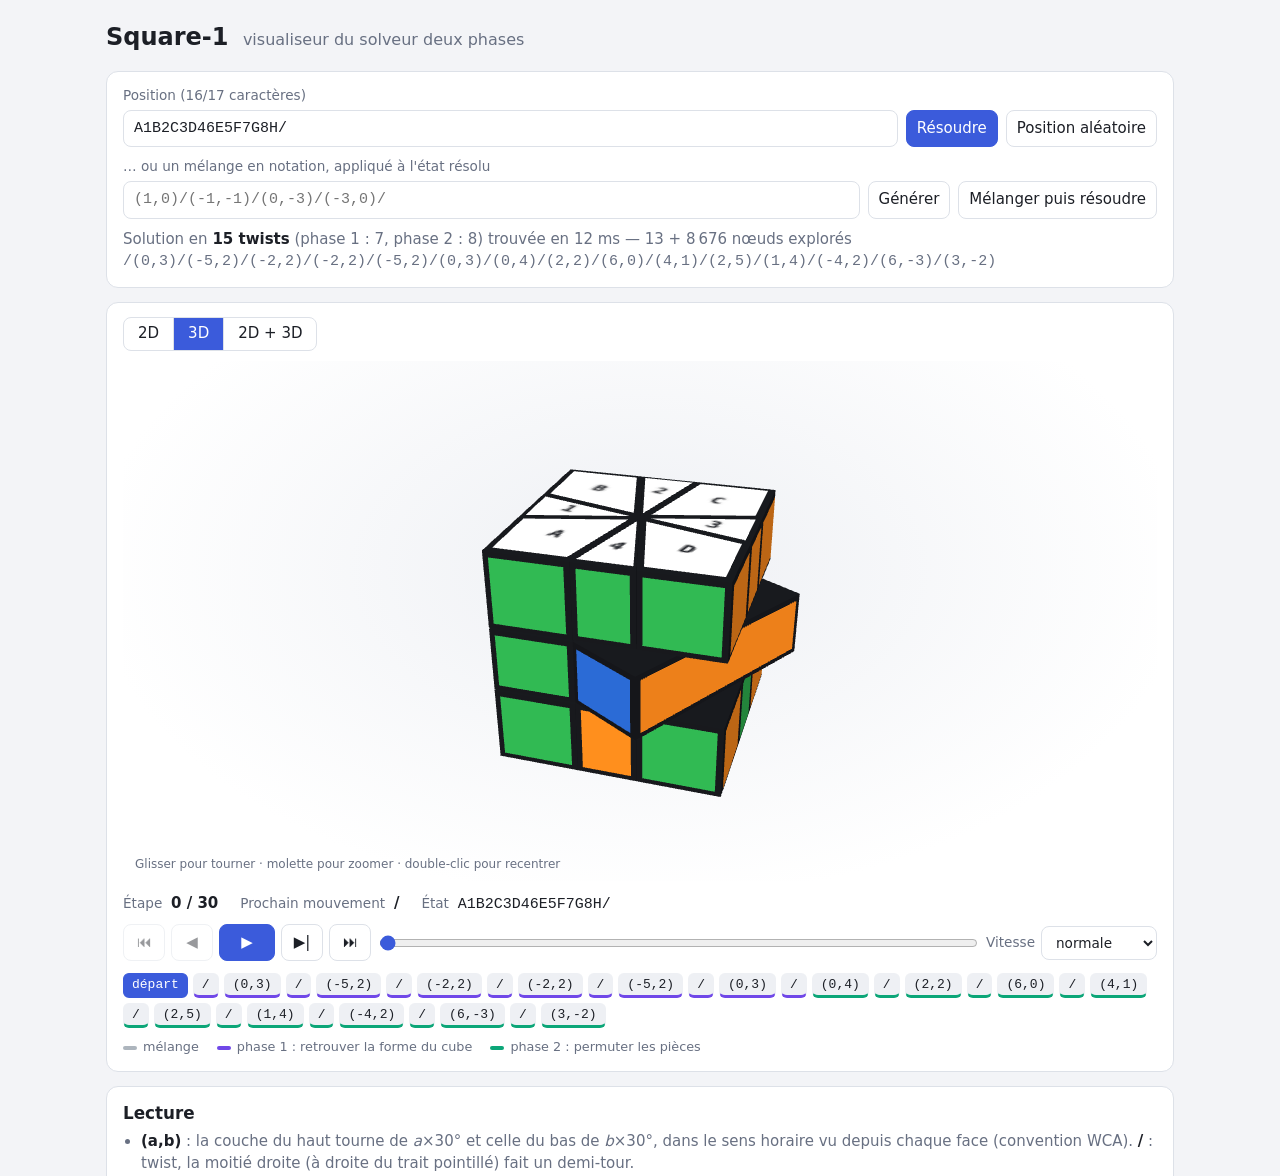
<file: index.html>
<!doctype html>
<html lang="fr">
<head>
  <meta charset="utf-8">
  <title>Square-1 Solver</title>
  <meta http-equiv="refresh" content="0; url=gui/">
</head>
<body>
  <p><a href="gui/">Ouvrir le visualiseur Square-1</a></p>
</body>
</html>
</file>
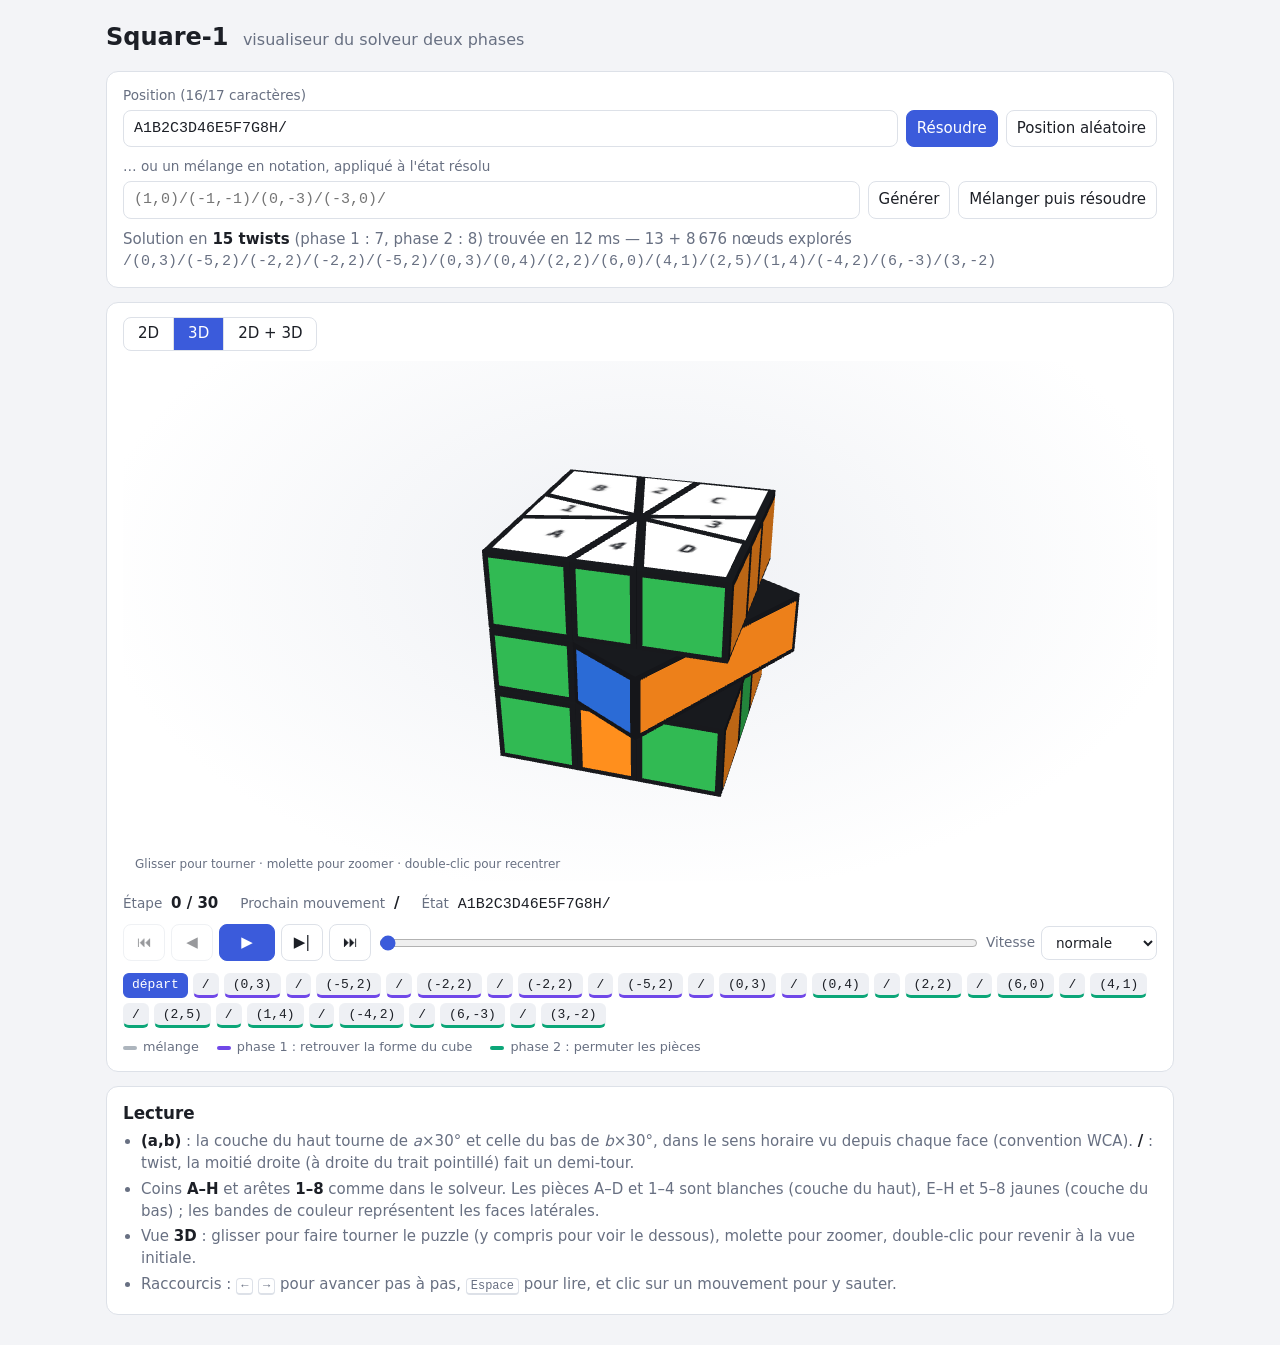
<file: gui/index.html>
<!doctype html>
<html lang="fr">
<head>
  <meta charset="utf-8">
  <meta name="viewport" content="width=device-width, initial-scale=1">
  <title>Square-1 Visualiseur</title>
  <link rel="stylesheet" href="style.css">
</head>
<body>
  <header>
    <h1>Square-1 <span>visualiseur du solveur deux phases</span></h1>
  </header>

  <main>
    <section class="card inputs">
      <div class="field">
        <label for="pos">Position (16/17 caractères)</label>
        <div class="row">
          <input id="pos" spellcheck="false" autocomplete="off" value="A1B2C3D46E5F7G8H/">
          <button id="btn-solve" class="primary">Résoudre</button>
          <button id="btn-random">Position aléatoire</button>
        </div>
      </div>
      <div class="field">
        <label for="scramble">… ou un mélange en notation, appliqué à l'état résolu</label>
        <div class="row">
          <input id="scramble" spellcheck="false" autocomplete="off" placeholder="(1,0)/(-1,-1)/(0,-3)/(-3,0)/">
          <button id="btn-gen" title="Génère un mélange aléatoire valide (12 twists)">Générer</button>
          <button id="btn-scramble">Mélanger puis résoudre</button>
        </div>
      </div>
      <p id="status" class="status">Chargement du solveur…</p>
    </section>

    <section class="card viewer">
      <div class="viewmode" role="group" aria-label="Type de vue">
        <button data-mode="2d" aria-pressed="false">2D</button>
        <button data-mode="3d" aria-pressed="true">3D</button>
        <button data-mode="both" aria-pressed="false">2D + 3D</button>
      </div>
      <div id="view3d" class="view3d" hidden>
        <p class="hint">Glisser pour tourner · molette pour zoomer · double-clic pour recentrer</p>
      </div>
      <div class="views">
        <figure>
          <figcaption>Couche du haut</figcaption>
          <svg id="svg-top" viewBox="-150 -150 300 300" role="img" aria-label="Couche du haut"></svg>
        </figure>
        <figure class="mid">
          <figcaption>Milieu <span id="mid-label"></span></figcaption>
          <svg id="svg-mid" viewBox="-150 -150 300 300" role="img" aria-label="Couche médiane"></svg>
        </figure>
        <figure>
          <figcaption>Couche du bas <small>(vue de dessus, par transparence)</small></figcaption>
          <svg id="svg-bot" viewBox="-150 -150 300 300" role="img" aria-label="Couche du bas"></svg>
        </figure>
      </div>

      <div class="now">
        <div><span class="k">Étape</span> <b id="step-count">0 / 0</b></div>
        <div><span class="k">Prochain mouvement</span> <b id="next-move">—</b></div>
        <div class="grow"><span class="k">État</span> <code id="state-str">—</code></div>
      </div>

      <div class="player">
        <button id="btn-first" title="Début (Origine)">⏮</button>
        <button id="btn-prev" title="Étape précédente (←)">◀</button>
        <button id="btn-play" class="primary play" title="Lecture / pause (Espace)">▶</button>
        <button id="btn-next" title="Étape suivante (→)">▶|</button>
        <button id="btn-last" title="Fin (Fin)">⏭</button>
        <input id="timeline" type="range" min="0" max="0" value="0" aria-label="Position dans la solution">
        <label class="speed">Vitesse
          <select id="speed">
            <option value="1400">lente</option>
            <option value="700" selected>normale</option>
            <option value="350">rapide</option>
            <option value="150">très rapide</option>
          </select>
        </label>
      </div>

      <div id="moves" class="moves" aria-label="Liste des mouvements"></div>
      <div class="legend">
        <span><i class="sw scramble"></i>mélange</span>
        <span><i class="sw p1"></i>phase 1 : retrouver la forme du cube</span>
        <span><i class="sw p2"></i>phase 2 : permuter les pièces</span>
      </div>
    </section>

    <section class="card help">
      <h2>Lecture</h2>
      <ul>
        <li><b>(a,b)</b> : la couche du haut tourne de <i>a</i>×30° et celle du bas de <i>b</i>×30°, dans le sens horaire vu depuis chaque face (convention WCA). <b>/</b> : twist, la moitié droite (à droite du trait pointillé) fait un demi-tour.</li>
        <li>Coins <b>A–H</b> et arêtes <b>1–8</b> comme dans le solveur. Les pièces A–D et 1–4 sont blanches (couche du haut), E–H et 5–8 jaunes (couche du bas) ; les bandes de couleur représentent les faces latérales.</li>
        <li>Vue <b>3D</b> : glisser pour faire tourner le puzzle (y compris pour voir le dessous), molette pour zoomer, double-clic pour revenir à la vue initiale.</li>
        <li>Raccourcis : <kbd>←</kbd> <kbd>→</kbd> pour avancer pas à pas, <kbd>Espace</kbd> pour lire, et clic sur un mouvement pour y sauter.</li>
      </ul>
    </section>
  </main>

  <script src="vendor/three.min.js"></script>
  <script src="sq1-wasm.js"></script>
  <script src="app.js"></script>
  <script src="view3d.js"></script>
</body>
</html>
</file>
<file: gui/style.css>
:root {
  --bg: #f3f4f7;
  --card: #ffffff;
  --text: #1c1f26;
  --muted: #687082;
  --border: #dde1e8;
  --accent: #3b5bdb;
  --accent-text: #ffffff;
  --stroke: #23262d;
  --slice: #d6336c;
  --p1: #7048e8;
  --p2: #0ca678;
  --scramble: #adb5bd;
  --error: #c92a2a;
  --chip: #eef0f4;
}
@media (prefers-color-scheme: dark) {
  :root:not([data-theme="light"]) {
    --bg: #14161b;
    --card: #1d2027;
    --text: #e6e8ee;
    --muted: #9aa1b1;
    --border: #2e333d;
    --accent: #5c7cfa;
    --stroke: #0b0c0f;
    --chip: #272b34;
    --error: #ff6b6b;
  }
}
:root[data-theme="dark"] {
  --bg: #14161b;
  --card: #1d2027;
  --text: #e6e8ee;
  --muted: #9aa1b1;
  --border: #2e333d;
  --accent: #5c7cfa;
  --stroke: #0b0c0f;
  --chip: #272b34;
  --error: #ff6b6b;
}

* { box-sizing: border-box; }
body {
  margin: 0;
  background: var(--bg);
  color: var(--text);
  font: 15px/1.45 system-ui, -apple-system, "Segoe UI", Roboto, sans-serif;
}
header { max-width: 1100px; margin: 0 auto; padding: 20px 16px 4px; }
h1 { margin: 0; font-size: 1.5rem; }
h1 span { color: var(--muted); font-weight: 400; font-size: 1rem; margin-left: 6px; }
h2 { margin: 0 0 6px; font-size: 1.05rem; }
main { max-width: 1100px; margin: 0 auto; padding: 12px 16px 32px; display: grid; gap: 14px; }

.card { background: var(--card); border: 1px solid var(--border); border-radius: 12px; padding: 14px 16px; }

.field { margin-bottom: 10px; }
.field label { display: block; font-size: .85rem; color: var(--muted); margin-bottom: 4px; }
.row { display: flex; gap: 8px; flex-wrap: wrap; }
.row input { flex: 1 1 220px; min-width: 0; }

input, select, button {
  font: inherit;
  color: var(--text);
  background: var(--card);
  border: 1px solid var(--border);
  border-radius: 8px;
  padding: 7px 10px;
}
input { font-family: ui-monospace, "SF Mono", Menlo, Consolas, monospace; }
button { cursor: pointer; }
button:hover:not(:disabled) { border-color: var(--accent); }
button:disabled { opacity: .45; cursor: default; }
button.primary { background: var(--accent); color: var(--accent-text); border-color: var(--accent); }
.status { margin: 4px 0 0; color: var(--muted); min-height: 1.4em; }
.status.error { color: var(--error); }
.status b { color: var(--text); }

.viewmode { display: inline-flex; border: 1px solid var(--border); border-radius: 8px; overflow: hidden; margin-bottom: 10px; }
.viewmode button { border: 0; border-radius: 0; padding: 5px 14px; background: transparent; }
.viewmode button + button { border-left: 1px solid var(--border); }
.viewmode button[aria-pressed="true"] { background: var(--accent); color: var(--accent-text); }
.view3d {
  position: relative;
  height: min(62vh, 520px);
  min-height: 280px;
  margin-bottom: 10px;
  border-radius: 10px;
  background: radial-gradient(ellipse at 50% 40%, var(--chip), var(--card) 75%);
  touch-action: none;
}
.view3d canvas { width: 100%; height: 100%; display: block; cursor: grab; }
.view3d canvas:active { cursor: grabbing; }
.view3d .hint { position: absolute; left: 12px; bottom: 8px; margin: 0; font-size: .75rem; color: var(--muted); pointer-events: none; }
[hidden] { display: none !important; }
.views { display: grid; grid-template-columns: 1fr .62fr 1fr; gap: 10px; align-items: end; }
figure { margin: 0; text-align: center; }
figcaption { font-size: .85rem; color: var(--muted); margin-bottom: 4px; }
figcaption small { display: block; font-size: .75rem; }
svg { width: 100%; height: auto; display: block; overflow: visible; }
.mid svg { max-width: 240px; margin: 0 auto; }

svg .piece { stroke: var(--stroke); stroke-width: 1.6; stroke-linejoin: round; }
svg .sticker { stroke: var(--stroke); stroke-width: 1.2; stroke-linejoin: round; }
svg .lbl { font: 600 15px ui-monospace, Menlo, Consolas, monospace; fill: #1c1f26; text-anchor: middle; dominant-baseline: central; pointer-events: none; }
svg .slice { stroke: var(--slice); stroke-width: 2; stroke-dasharray: 6 5; }
svg .half { fill: var(--slice); opacity: .09; }
svg .midpiece { fill: #8a8f99; stroke: var(--stroke); stroke-width: 1.6; }
svg .unknown { fill: none; stroke: var(--muted); stroke-dasharray: 4 4; }

.now { display: flex; flex-wrap: wrap; gap: 6px 22px; margin: 12px 0 8px; align-items: baseline; }
.now .k { color: var(--muted); font-size: .85rem; margin-right: 4px; }
.now .grow { flex: 1 1 260px; }
code { font-family: ui-monospace, Menlo, Consolas, monospace; overflow-wrap: anywhere; }

.player { display: flex; gap: 6px; align-items: center; flex-wrap: wrap; }
.player button { min-width: 42px; }
.player .play { min-width: 56px; }
#timeline { flex: 1 1 180px; padding: 0; accent-color: var(--accent); }
.speed { font-size: .85rem; color: var(--muted); display: flex; gap: 6px; align-items: center; }

.moves { display: flex; flex-wrap: wrap; gap: 5px; margin-top: 12px; }
.chip {
  font: 13px ui-monospace, Menlo, Consolas, monospace;
  padding: 3px 8px;
  border-radius: 6px;
  border: 1px solid transparent;
  border-bottom: 3px solid var(--scramble);
  background: var(--chip);
  color: var(--text);
}
.chip.p1 { border-bottom-color: var(--p1); }
.chip.p2 { border-bottom-color: var(--p2); }
.chip.start { border-bottom-color: var(--muted); }
.chip.done { opacity: .55; }
.chip.active { opacity: 1; border-color: var(--accent); background: var(--accent); color: var(--accent-text); }

.legend { display: flex; flex-wrap: wrap; gap: 4px 18px; margin-top: 10px; font-size: .8rem; color: var(--muted); }
.sw { display: inline-block; width: 14px; height: 4px; border-radius: 2px; margin-right: 6px; vertical-align: middle; background: var(--scramble); }
.sw.p1 { background: var(--p1); }
.sw.p2 { background: var(--p2); }

.help ul { margin: 0; padding-left: 18px; color: var(--muted); }
.help li { margin: 4px 0; }
.help b { color: var(--text); }
kbd { font: 12px ui-monospace, Menlo, monospace; border: 1px solid var(--border); border-bottom-width: 2px; border-radius: 4px; padding: 0 4px; }

@media (max-width: 720px) {
  .views { grid-template-columns: 1fr 1fr; }
  .views .mid { grid-column: 1 / -1; order: 3; }
  .mid svg { max-width: 160px; }
}
</file>
